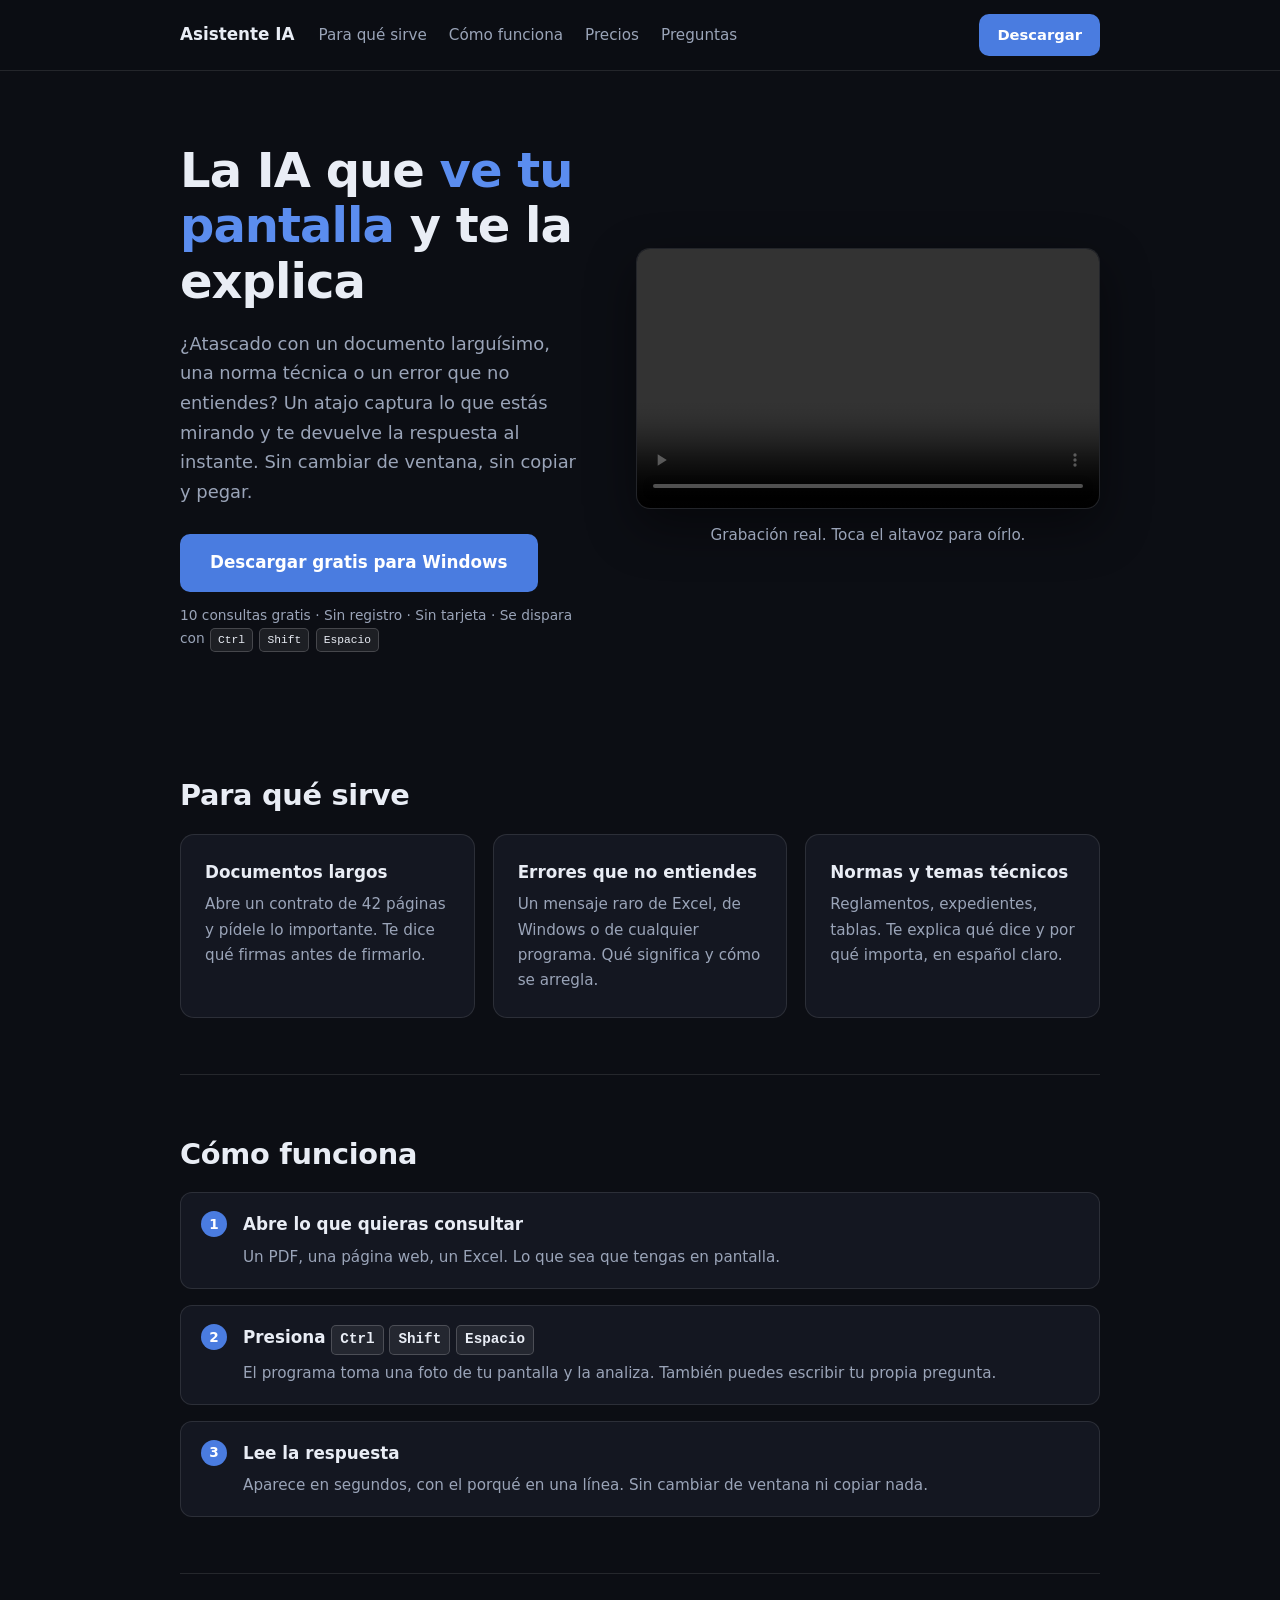
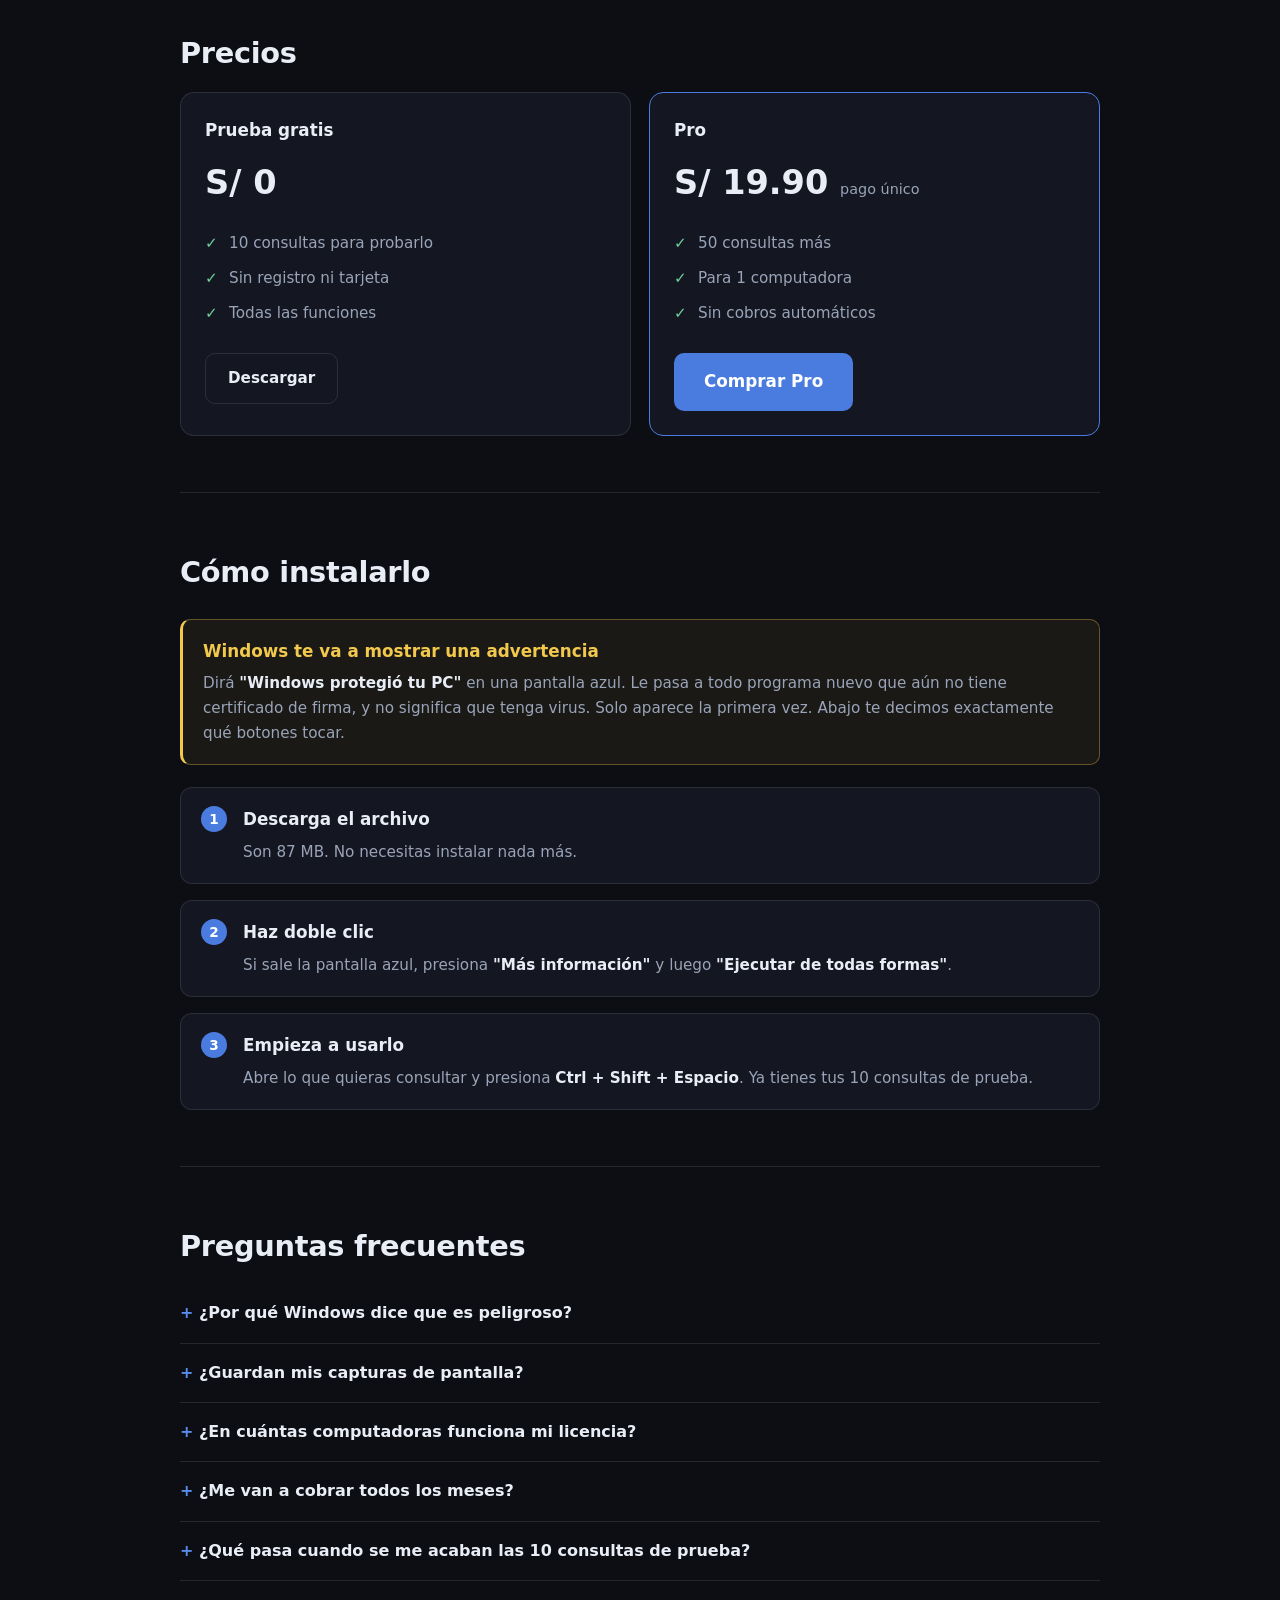
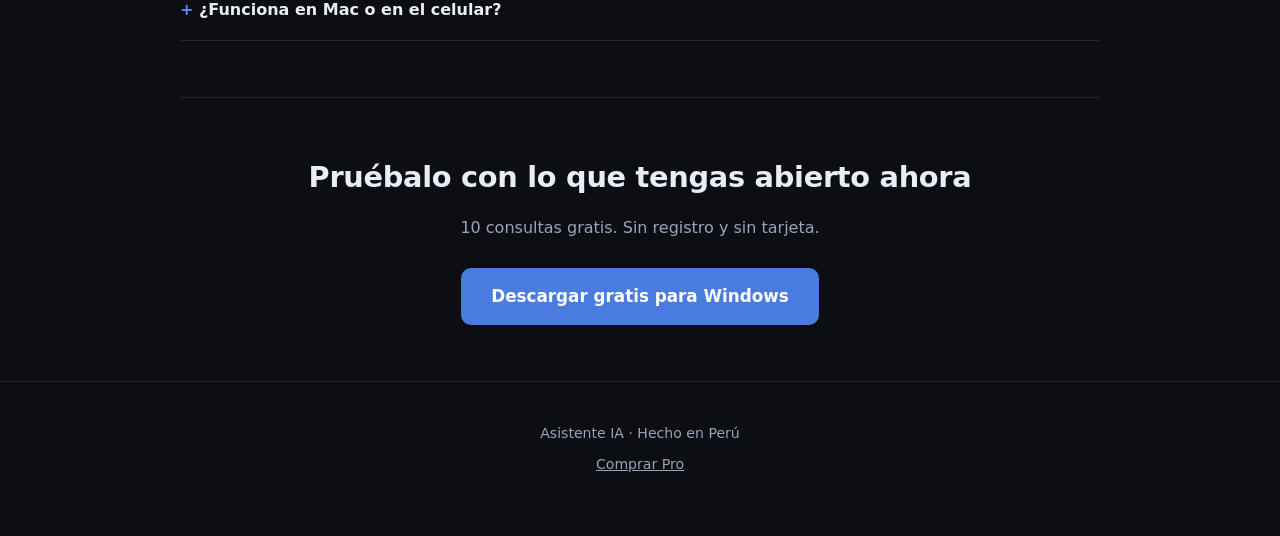
<file: index.html>
<!doctype html>
<html lang="es">
<head>
<meta charset="utf-8" />
<meta name="viewport" content="width=device-width, initial-scale=1" />
<title>Asistente IA — mira tu pantalla y te la explica</title>
<meta name="description" content="Presiona una tecla y la IA lee tu pantalla: resume documentos, explica errores y responde tus dudas. 10 consultas gratis para probarlo." />
<link rel="stylesheet" href="estilos.css" />
</head>
<body>

<nav class="barra-nav">
  <div class="contenedor nav-fila">
    <a class="marca" href="#">Asistente IA</a>
    <div class="nav-enlaces">
      <a href="#usos">Para qué sirve</a>
      <a href="#pasos">Cómo funciona</a>
      <a href="#precios">Precios</a>
      <a href="#preguntas">Preguntas</a>
    </div>
    <a class="boton compacto" href="gracias.html">Descargar</a>
  </div>
</nav>

<header class="heroe contenedor">
  <div class="heroe-texto">
    <h1>La IA que <span class="resalte">ve tu pantalla</span> y te la explica</h1>
    <p class="grande">
      ¿Atascado con un documento larguísimo, una norma técnica o un error que no entiendes?
      Un atajo captura lo que estás mirando y te devuelve la respuesta al instante.
      Sin cambiar de ventana, sin copiar y pegar.
    </p>

    <div class="heroe-botones">
      <a class="boton" href="gracias.html">Descargar gratis para Windows</a>
    </div>

    <p class="nota">
      10 consultas gratis · Sin registro · Sin tarjeta · Se dispara con
      <kbd>Ctrl</kbd> <kbd>Shift</kbd> <kbd>Espacio</kbd>
    </p>
  </div>

  <div class="heroe-visual">
    <video class="demo-video" src="demo-real.mp4" autoplay muted loop playsinline controls
           preload="metadata" aria-label="Demostración de Asistente IA"></video>
    <p class="demo-pie">Grabación real. Toca el altavoz para oírlo.</p>
  </div>
</header>

<section class="contenedor" id="usos">
  <h2>Para qué sirve</h2>
  <div class="rejilla">
    <div class="tarjeta">
      <h3>Documentos largos</h3>
      <p>Abre un contrato de 42 páginas y pídele lo importante. Te dice qué firmas antes de firmarlo.</p>
    </div>
    <div class="tarjeta">
      <h3>Errores que no entiendes</h3>
      <p>Un mensaje raro de Excel, de Windows o de cualquier programa. Qué significa y cómo se arregla.</p>
    </div>
    <div class="tarjeta">
      <h3>Normas y temas técnicos</h3>
      <p>Reglamentos, expedientes, tablas. Te explica qué dice y por qué importa, en español claro.</p>
    </div>
  </div>
</section>

<section class="contenedor" id="pasos">
  <h2>Cómo funciona</h2>
  <div class="pasos">
    <div class="paso">
      <h3>Abre lo que quieras consultar</h3>
      <p>Un PDF, una página web, un Excel. Lo que sea que tengas en pantalla.</p>
    </div>
    <div class="paso">
      <h3>Presiona <kbd>Ctrl</kbd> <kbd>Shift</kbd> <kbd>Espacio</kbd></h3>
      <p>El programa toma una foto de tu pantalla y la analiza. También puedes escribir tu propia pregunta.</p>
    </div>
    <div class="paso">
      <h3>Lee la respuesta</h3>
      <p>Aparece en segundos, con el porqué en una línea. Sin cambiar de ventana ni copiar nada.</p>
    </div>
  </div>
</section>

<section class="contenedor" id="precios">
  <h2>Precios</h2>
  <div class="rejilla">
    <div class="tarjeta">
      <h3>Prueba gratis</h3>
      <div class="precio">S/ 0</div>
      <ul class="lista">
        <li>10 consultas para probarlo</li>
        <li>Sin registro ni tarjeta</li>
        <li>Todas las funciones</li>
      </ul>
      <a class="boton secundario" href="gracias.html">Descargar</a>
    </div>
    <div class="tarjeta destacada">
      <h3>Pro</h3>
      <div class="precio">S/ 19.90 <small>pago único</small></div>
      <ul class="lista">
        <li>50 consultas más</li>
        <li>Para 1 computadora</li>
        <li>Sin cobros automáticos</li>
      </ul>
      <a class="boton" href="comprar.html">Comprar Pro</a>
    </div>
  </div>
</section>

<section class="contenedor">
  <h2>Cómo instalarlo</h2>

  <div class="aviso">
    <h3>Windows te va a mostrar una advertencia</h3>
    <p>
      Dirá <strong>"Windows protegió tu PC"</strong> en una pantalla azul. Le pasa a todo
      programa nuevo que aún no tiene certificado de firma, y no significa que tenga virus.
      Solo aparece la primera vez. Abajo te decimos exactamente qué botones tocar.
    </p>
  </div>

  <div class="pasos">
    <div class="paso">
      <h3>Descarga el archivo</h3>
      <p>Son 87 MB. No necesitas instalar nada más.</p>
    </div>
    <div class="paso">
      <h3>Haz doble clic</h3>
      <p>Si sale la pantalla azul, presiona <strong>"Más información"</strong> y luego <strong>"Ejecutar de todas formas"</strong>.</p>
    </div>
    <div class="paso">
      <h3>Empieza a usarlo</h3>
      <p>Abre lo que quieras consultar y presiona <strong>Ctrl + Shift + Espacio</strong>. Ya tienes tus 10 consultas de prueba.</p>
    </div>
  </div>
</section>

<section class="contenedor" id="preguntas">
  <h2>Preguntas frecuentes</h2>

  <details>
    <summary>¿Por qué Windows dice que es peligroso?</summary>
    <p>
      Porque el programa todavía no tiene un certificado de firma digital, que es un trámite
      que cuesta dinero cada año. Windows marca así a todo programa nuevo que no lo tiene,
      sin importar si es seguro. Al presionar "Más información" y "Ejecutar de todas formas"
      se abre normal, y no vuelve a preguntar.
    </p>
  </details>

  <details>
    <summary>¿Guardan mis capturas de pantalla?</summary>
    <p>
      No. La captura se envía para ser analizada y no se guarda en ningún disco. El programa
      tampoco lee tus archivos ni tu historial: solo ve la imagen de la pantalla en el momento
      exacto en que tú presionas el atajo o el botón.
    </p>
  </details>

  <details>
    <summary>¿En cuántas computadoras funciona mi licencia?</summary>
    <p>
      En 1. Si intentas activarla en otra, el sistema la rechaza. Si cambiaste de
      computadora, escríbenos por WhatsApp y la liberamos.
    </p>
  </details>

  <details>
    <summary>¿Me van a cobrar todos los meses?</summary>
    <p>
      No. Es un pago único por 50 consultas. Cuando se te acaben, compras otra licencia
      si quieres. Nunca se cobra nada automáticamente.
    </p>
  </details>

  <details>
    <summary>¿Qué pasa cuando se me acaban las 10 consultas de prueba?</summary>
    <p>
      El programa te avisa arriba, donde siempre ves cuántas te quedan. Las 10 son para probarlo
      una vez y no se renuevan: para seguir usándolo necesitas el plan Pro, que te da 50 más.
    </p>
  </details>

  <details>
    <summary>¿Funciona en Mac o en el celular?</summary>
    <p>Por ahora solo en Windows.</p>
  </details>
</section>

<section class="contenedor cierre-cta">
  <h2>Pruébalo con lo que tengas abierto ahora</h2>
  <p style="margin-bottom:26px">10 consultas gratis. Sin registro y sin tarjeta.</p>
  <a class="boton" href="gracias.html">Descargar gratis para Windows</a>
</section>

<footer>
  <p>Asistente IA · Hecho en Perú</p>
  <p style="margin-top:8px"><a href="comprar.html">Comprar Pro</a></p>
</footer>

</body>
</html>
</file>
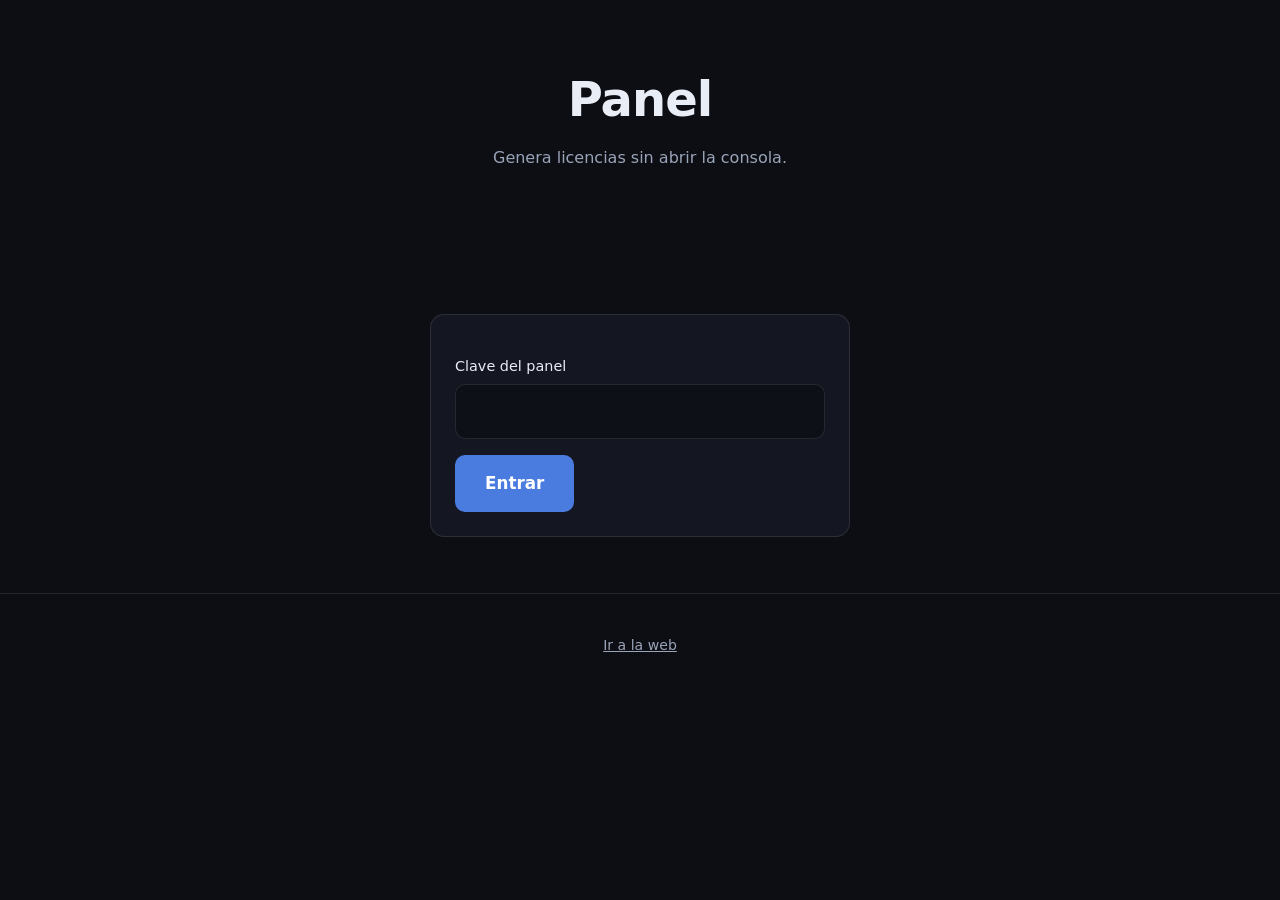
<file: admin.html>
<!doctype html>
<html lang="es">
<head>
<meta charset="utf-8" />
<meta name="viewport" content="width=device-width, initial-scale=1" />
<meta name="robots" content="noindex, nofollow" />
<title>Panel · Asistente IA</title>
<link rel="stylesheet" href="estilos.css" />
<style>
  .fila { display: grid; gap: 14px; grid-template-columns: repeat(auto-fit, minmax(140px, 1fr)); }
  .pedido { margin-bottom: 14px; }
  .dato { font-size: .93rem; color: var(--suave); }
  .dato b { color: var(--texto); }
  .etiqueta { display: inline-block; padding: 2px 10px; border-radius: 20px; font-size: .78rem; font-weight: 600; }
  .etiqueta.pendiente { background: rgba(242,201,76,.15); color: var(--amarillo); }
  .etiqueta.aprobado  { background: rgba(111,207,151,.15); color: var(--verde); }
  .etiqueta.rechazado { background: rgba(255,138,128,.15); color: var(--rojo); }
</style>
</head>
<body>

<header class="encabezado contenedor">
  <h1>Panel</h1>
  <p>Genera licencias sin abrir la consola.</p>
</header>

<!-- ------------------------------ Entrar ------------------------------ -->
<section class="contenedor" id="vistaClave">
  <div class="tarjeta" style="max-width:420px;margin:0 auto">
    <label for="clave">Clave del panel</label>
    <input type="password" id="clave" autocomplete="off" />
    <button class="boton" id="btnEntrar" style="margin-top:16px">Entrar</button>
    <p class="error oculto" id="errorClave"></p>
  </div>
</section>

<!-- ------------------------------ Panel ------------------------------- -->
<div id="vistaPanel" class="oculto">

  <section class="contenedor">
    <h2>Generar licencia</h2>
    <p style="margin-bottom:18px">Cierras la venta por WhatsApp, generas el código aquí y se lo pegas en el chat.</p>

    <div class="tarjeta">
      <label for="contacto">¿Para quién es? (WhatsApp o correo)</label>
      <input type="text" id="contacto" placeholder="999888777" autocomplete="off" />

      <div class="fila" style="margin-top:4px">
        <div>
          <label for="dias">Días</label>
          <input type="text" id="dias" value="30" />
        </div>
        <div>
          <label for="equipos">Computadoras</label>
          <input type="text" id="equipos" value="2" />
        </div>
      </div>

      <button class="boton" id="btnGenerar" style="margin-top:18px">Generar código</button>
      <p class="error oculto" id="errorGenerar"></p>

      <div id="resultado" class="oculto">
        <div class="codigo" id="codigoNuevo"></div>
        <p class="centrado" id="detalleCodigo"></p>
        <button class="boton secundario" id="btnCopiar" style="margin-top:10px">Copiar código</button>
      </div>
    </div>
  </section>

  <section class="contenedor">
    <div style="display:flex;justify-content:space-between;align-items:center;gap:12px;flex-wrap:wrap">
      <h2 style="margin:0">Pedidos desde la web</h2>
      <button class="boton secundario" id="btnRecargar">Actualizar</button>
    </div>
    <p style="margin-top:10px">
      Vacío por ahora: hoy las ventas se cierran por WhatsApp. Esta sección se llena sola
      cuando conectes un método de pago en la web.
    </p>
    <div id="lista" style="margin-top:20px"></div>
  </section>

</div>

<footer><p><a href="index.html">Ir a la web</a></p></footer>

<script>
  const SERVIDOR = 'https://asistente-ia-servidor.saulaguilarventura1.workers.dev';
  const $ = id => document.getElementById(id);
  let clave = localStorage.getItem('claveAdminAsistenteIA') || '';

  const fecha = ms => new Date(ms).toLocaleString('es-PE');

  async function pedir(ruta, cuerpo) {
    const r = await fetch(SERVIDOR + ruta, {
      method: 'POST',
      headers: { 'Content-Type': 'application/json' },
      body: JSON.stringify({ clave, ...cuerpo })
    });
    const d = await r.json();
    if (!r.ok) throw new Error(d.error || 'Error del servidor.');
    return d;
  }

  // ------------------------------ Generar ------------------------------
  $('btnGenerar').addEventListener('click', async () => {
    const contacto = $('contacto').value.trim();
    const error = $('errorGenerar');
    error.classList.add('oculto');

    if (!contacto) {
      error.textContent = 'Escribe a quién es la licencia.';
      error.classList.remove('oculto');
      return;
    }

    $('btnGenerar').disabled = true;
    $('btnGenerar').textContent = 'Generando…';

    try {
      const d = await pedir('/admin/licencia', {
        contacto,
        dias: $('dias').value.trim(),
        equipos: $('equipos').value.trim(),
        maxEquipos: $('equipos').value.trim()
      });

      $('codigoNuevo').textContent = d.codigo;
      $('detalleCodigo').textContent =
        `Plan ${d.plan} · ${d.dias} días · vence el ${new Date(d.expira).toLocaleDateString('es-PE')}`;
      $('resultado').classList.remove('oculto');
      $('contacto').value = '';
    } catch (e) {
      error.textContent = e.message;
      error.classList.remove('oculto');
    }

    $('btnGenerar').disabled = false;
    $('btnGenerar').textContent = 'Generar código';
  });

  $('btnCopiar').addEventListener('click', () => {
    navigator.clipboard.writeText($('codigoNuevo').textContent);
    $('btnCopiar').textContent = 'Copiado';
    setTimeout(() => ($('btnCopiar').textContent = 'Copiar código'), 1500);
  });

  // ------------------------------ Pedidos ------------------------------
  async function cargar() {
    const { pedidos } = await pedir('/admin/pedidos', {});
    const lista = $('lista');
    lista.innerHTML = '';

    if (!pedidos.length) return;

    for (const p of pedidos) {
      const tarjeta = document.createElement('div');
      tarjeta.className = 'tarjeta pedido';
      const acciones = p.estado === 'pendiente'
        ? `<div style="display:flex;gap:10px;flex-wrap:wrap;margin-top:12px">
             <button class="boton" data-aprobar="${p.id}">Aceptar</button>
             <button class="boton secundario" data-rechazar="${p.id}">Rechazar</button>
           </div>`
        : (p.codigo ? `<div class="dato" style="margin-top:8px">Código: <b>${p.codigo}</b></div>` : '');

      tarjeta.innerHTML = `
        <div><span class="etiqueta ${p.estado}">${p.estado}</span></div>
        <div class="dato" style="margin-top:8px">Operación: <b>${p.operacion || '—'}</b></div>
        <div class="dato">Contacto: <b>${p.contacto}</b></div>
        <div class="dato">${fecha(p.creado)}</div>
        ${acciones}`;
      lista.appendChild(tarjeta);
    }
  }

  $('lista').addEventListener('click', async evento => {
    const aprobar = evento.target.dataset.aprobar;
    const rechazar = evento.target.dataset.rechazar;
    if (!aprobar && !rechazar) return;
    if (rechazar && !confirm('¿Rechazar este pedido?')) return;

    evento.target.disabled = true;
    try {
      const d = await pedir(aprobar ? '/admin/aprobar' : '/admin/rechazar', { id: aprobar || rechazar });
      if (d.codigo) alert('Código generado: ' + d.codigo);
    } catch (e) {
      alert(e.message);
    }
    await cargar();
  });

  $('btnRecargar').addEventListener('click', cargar);

  // ------------------------------- Entrar ------------------------------
  async function entrar() {
    await cargar();
    localStorage.setItem('claveAdminAsistenteIA', clave);
    $('vistaClave').classList.add('oculto');
    $('vistaPanel').classList.remove('oculto');
  }

  $('btnEntrar').addEventListener('click', async () => {
    clave = $('clave').value;
    try {
      await entrar();
    } catch (e) {
      $('errorClave').textContent = e.message;
      $('errorClave').classList.remove('oculto');
    }
  });

  $('clave').addEventListener('keydown', e => { if (e.key === 'Enter') $('btnEntrar').click(); });

  if (clave) entrar().catch(() => localStorage.removeItem('claveAdminAsistenteIA'));
</script>

</body>
</html>
</file>
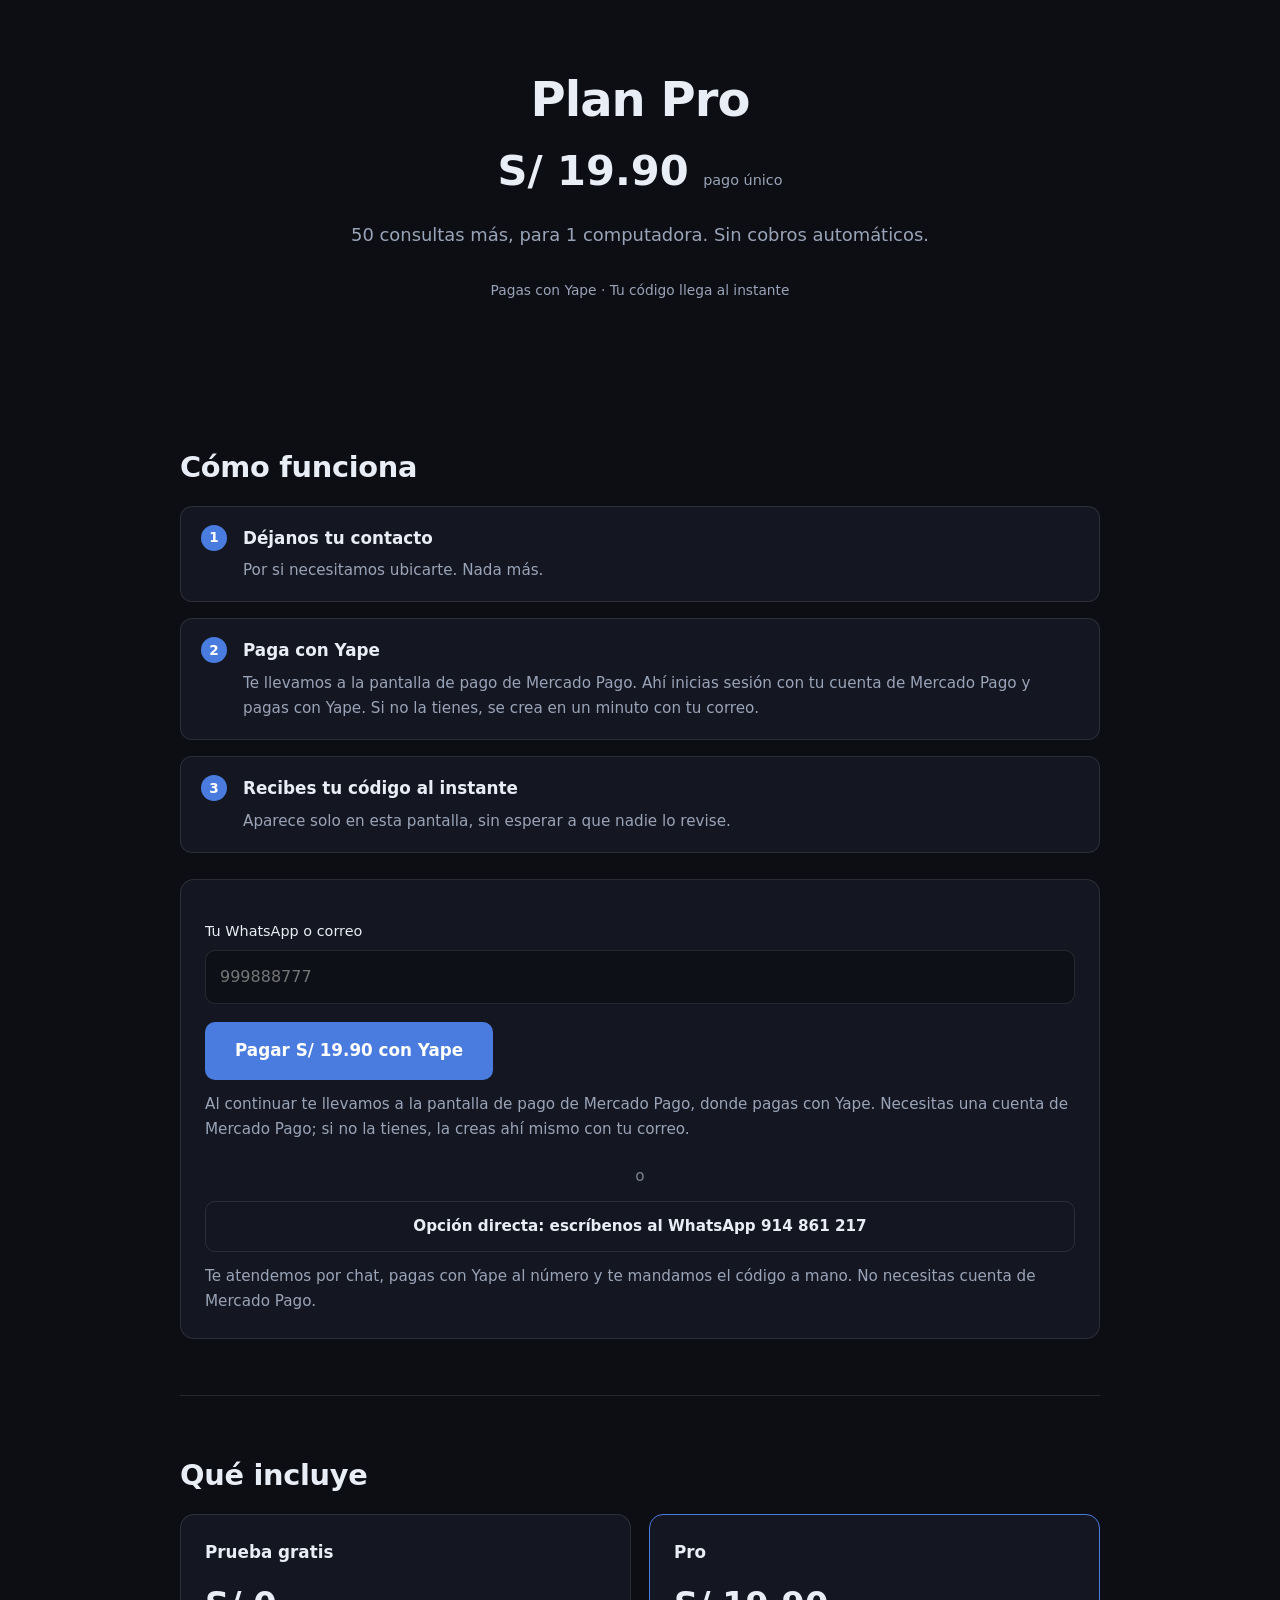
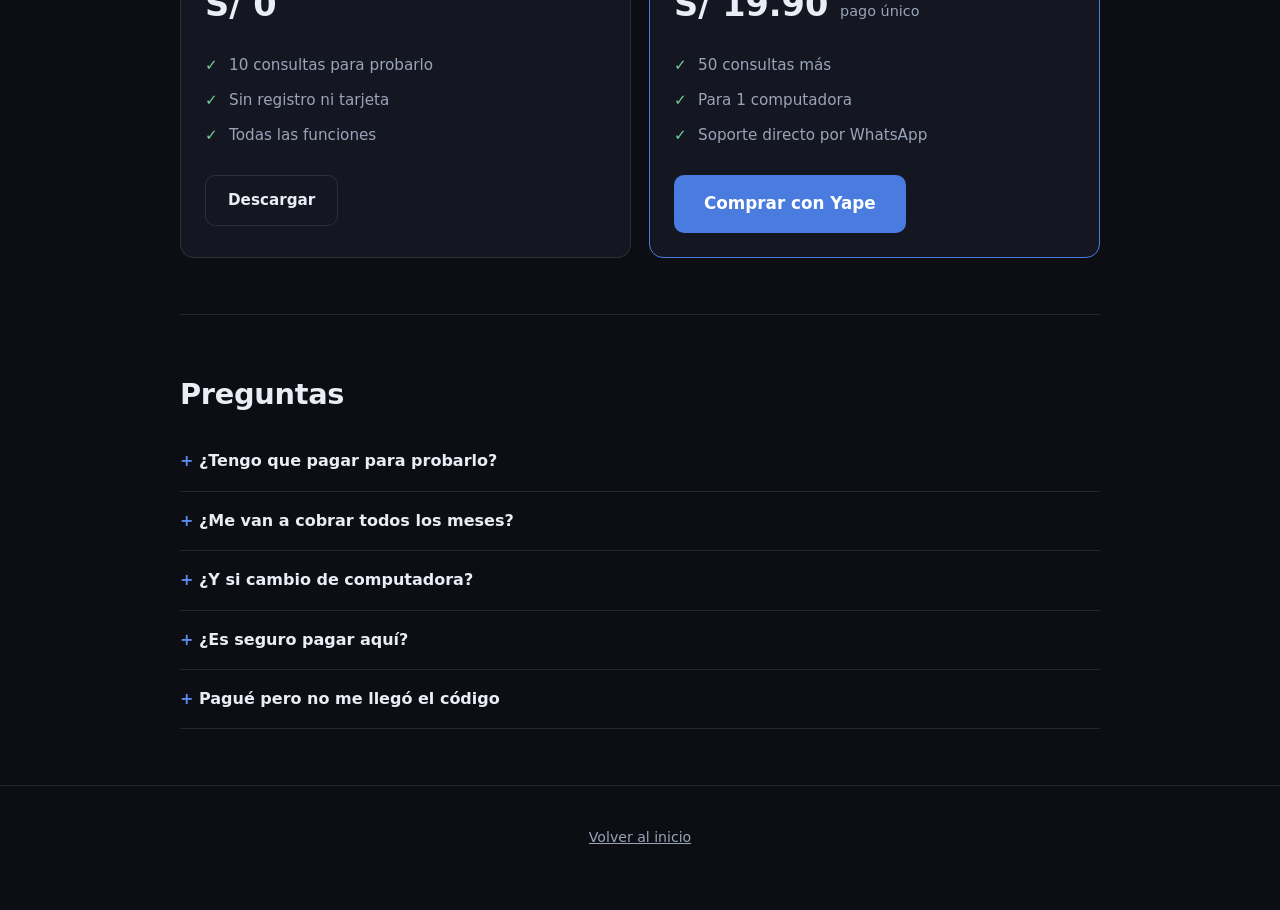
<file: comprar.html>
<!doctype html>
<html lang="es">
<head>
<meta charset="utf-8" />
<meta name="viewport" content="width=device-width, initial-scale=1" />
<title>Comprar Asistente IA Pro</title>
<link rel="stylesheet" href="estilos.css" />
</head>
<body>

<header class="encabezado contenedor">
  <h1>Plan Pro</h1>
  <div class="precio" style="font-size:2.6rem">S/ 19.90 <small>pago único</small></div>
  <p class="grande" style="margin-top:14px">
    50 consultas más, para 1 computadora. Sin cobros automáticos.
  </p>
  <p class="nota">Pagas con Yape · Tu código llega al instante</p>
</header>

<!-- ------------------------- Paso 1: los datos ------------------------ -->
<section class="contenedor" id="vistaPago">
  <h2>Cómo funciona</h2>
  <div class="pasos">
    <div class="paso">
      <h3>Déjanos tu contacto</h3>
      <p>Por si necesitamos ubicarte. Nada más.</p>
    </div>
    <div class="paso">
      <h3>Paga con Yape</h3>
      <p>
        Te llevamos a la pantalla de pago de Mercado Pago. Ahí inicias sesión con tu
        cuenta de Mercado Pago y pagas con Yape. Si no la tienes, se crea en un minuto
        con tu correo.
      </p>
    </div>
    <div class="paso">
      <h3>Recibes tu código al instante</h3>
      <p>Aparece solo en esta pantalla, sin esperar a que nadie lo revise.</p>
    </div>
  </div>

  <div class="tarjeta" style="margin-top:26px">
    <label for="contacto">Tu WhatsApp o correo</label>
    <input type="text" id="contacto" placeholder="999888777" autocomplete="off" />
    <button class="boton" id="btnPagar" style="margin-top:18px">Pagar S/ 19.90 con Yape</button>
    <p class="error oculto" id="errorPago"></p>
    <p class="nota">
      Al continuar te llevamos a la pantalla de pago de Mercado Pago, donde pagas con Yape.
      Necesitas una cuenta de Mercado Pago; si no la tienes, la creas ahí mismo con tu correo.
    </p>
        <p class="nota" style="margin:22px 0 12px;text-align:center;opacity:.75">o</p>

    <a class="boton secundario"
       href="https://wa.me/51914861217?text=Hola%2C%20quiero%20comprar%20Asistente%20IA%20Pro%20por%20S%2F%2019.90"
       target="_blank" rel="noopener"
       style="display:block;text-align:center">Opción directa: escríbenos al WhatsApp 914 861 217</a>
    <p class="nota">
      Te atendemos por chat, pagas con Yape al número y te mandamos el código a mano.
      No necesitas cuenta de Mercado Pago.
    </p>
  </div>
</section>

<!-- ------------------------ Paso 2: esperando ------------------------- -->
<section class="contenedor oculto" id="vistaEspera">
  <div class="tarjeta centrado">
    <h2>Confirmando tu pago…</h2>
    <p>En cuanto Yape confirme, tu código aparece aquí solo. Suele tardar segundos.</p>
    <p style="margin-top:18px"><strong>No cierres esta página.</strong></p>
    <p class="nota" id="avisoEnlace" style="margin-top:22px"></p>
  </div>
</section>

<!-- ------------------------- Paso 3: el código ------------------------ -->
<section class="contenedor oculto" id="vistaCodigo">
  <div class="tarjeta centrado">
    <h2>¡Listo! Tu licencia está activa</h2>
    <p>Este es tu código de activación:</p>
    <div class="codigo" id="codigo"></div>

    <h3 style="margin-top:26px">Cómo activarlo</h3>
    <div class="pasos" style="text-align:left;margin-top:14px">
      <div class="paso"><p>Abre <strong>Asistente IA</strong> en tu computadora.</p></div>
      <div class="paso"><p>Presiona el <strong>engranaje</strong> de la barra de arriba.</p></div>
      <div class="paso"><p>Escribe tu código y dale a <strong>Activar licencia</strong>.</p></div>
    </div>
    <p class="nota" style="margin-top:20px">Guárdalo. Sirve para 1 computadora.</p>
  </div>
</section>

<section class="contenedor">
  <h2>Qué incluye</h2>
  <div class="rejilla">
    <div class="tarjeta">
      <h3>Prueba gratis</h3>
      <div class="precio">S/ 0</div>
      <ul class="lista">
        <li>10 consultas para probarlo</li>
        <li>Sin registro ni tarjeta</li>
        <li>Todas las funciones</li>
      </ul>
      <a class="boton secundario" href="gracias.html">Descargar</a>
    </div>
    <div class="tarjeta destacada">
      <h3>Pro</h3>
      <div class="precio">S/ 19.90 <small>pago único</small></div>
      <ul class="lista">
        <li>50 consultas más</li>
        <li>Para 1 computadora</li>
        <li>Soporte directo por WhatsApp</li>
      </ul>
      <a class="boton" href="#vistaPago">Comprar con Yape</a>
    </div>
  </div>
</section>

<section class="contenedor">
  <h2>Preguntas</h2>

  <details>
    <summary>¿Tengo que pagar para probarlo?</summary>
    <p>
      No. Descárgalo y pruébalo con 10 consultas gratis, sin registro ni tarjeta.
      Son para que veas si te sirve; después decides.
    </p>
  </details>

  <details>
    <summary>¿Me van a cobrar todos los meses?</summary>
    <p>
      No. Es un pago único por 50 consultas. Cuando se te acaben, decides si compras otra
      licencia. Nunca se cobra nada automáticamente.
    </p>
  </details>

  <details>
    <summary>¿Y si cambio de computadora?</summary>
    <p>
      Tu licencia sirve en 1. Si necesitas moverla a otra, escríbenos por WhatsApp y la liberamos.
    </p>
  </details>

  <details>
    <summary>¿Es seguro pagar aquí?</summary>
    <p>
      El pago se hace en la pantalla de <strong>Mercado Pago</strong>, no en esta web.
      Nosotros nunca vemos ni guardamos los datos de tu Yape: solo recibimos el aviso
      de que el pago se aprobó.
    </p>
  </details>

  <details>
    <summary>Pagué pero no me llegó el código</summary>
    <p>
      Vuelve al enlace de tu pedido y espera unos segundos más. Si sigue sin aparecer,
      escríbenos por WhatsApp con tu comprobante y lo resolvemos al momento.
    </p>
  </details>
</section>

<footer>
  <p><a href="index.html">Volver al inicio</a></p>
</footer>

<script>
  const SERVIDOR = 'https://asistente-ia-servidor.saulaguilarventura1.workers.dev';

  const $ = id => document.getElementById(id);
  const ver = id => ['vistaPago', 'vistaEspera', 'vistaCodigo']
    .forEach(v => $(v).classList.toggle('oculto', v !== id));

  // Si vuelve del pago o reabre la página, retomamos su pedido.
  const enUrl = new URLSearchParams(location.search).get('pedido');
  const pedidoActual = enUrl || localStorage.getItem('pedidoAsistenteIA');

  $('btnPagar').addEventListener('click', async () => {
    const contacto = $('contacto').value.trim();
    const error = $('errorPago');
    error.classList.add('oculto');

    if (contacto.length < 6) {
      error.textContent = 'Escribe tu WhatsApp o tu correo.';
      error.classList.remove('oculto');
      return;
    }

    $('btnPagar').disabled = true;
    $('btnPagar').textContent = 'Abriendo el pago…';

    try {
      const r = await fetch(SERVIDOR + '/pedido', {
        method: 'POST',
        headers: { 'Content-Type': 'application/json' },
        body: JSON.stringify({ contacto, plan: 'pro' })
      });
      const d = await r.json();
      if (!r.ok) throw new Error(d.error || 'No se pudo abrir el pago.');

      localStorage.setItem('pedidoAsistenteIA', d.id);
      location.href = d.pago;
    } catch (e) {
      error.textContent = e.message;
      error.classList.remove('oculto');
      $('btnPagar').disabled = false;
      $('btnPagar').textContent = 'Pagar S/ 19.90 con Yape';
    }
  });

  function esperar(id) {
    ver('vistaEspera');
    $('avisoEnlace').textContent =
      'Si cierras la página, vuelve a: ' + location.origin + location.pathname + '?pedido=' + id;
    consultar(id);
    setInterval(() => consultar(id), 4000);
  }

  async function consultar(id) {
    try {
      const r = await fetch(SERVIDOR + '/pedido/' + id);
      if (!r.ok) return;
      const d = await r.json();
      if (d.estado === 'aprobado' && d.codigo) {
        $('codigo').textContent = d.codigo;
        ver('vistaCodigo');
      }
    } catch { /* sin conexión: reintenta en el siguiente ciclo */ }
  }

  if (pedidoActual) esperar(pedidoActual);
</script>

</body>
</html>
</file>
<file: estilos.css>
/* Misma paleta que el programa, para que la web y la app se vean de la misma
   familia. */
:root {
  --fondo: #0c0e14;
  --panel: #141721;
  --borde: rgba(255, 255, 255, 0.10);
  --texto: #e9edf5;
  --suave: #9aa4b8;
  --azul: #4a7ce0;
  --azul-claro: #5b8def;
  --verde: #6fcf97;
  --rojo: #ff8a80;
  --amarillo: #f2c94c;
}

* { box-sizing: border-box; margin: 0; padding: 0; }

body {
  font-family: "Segoe UI", system-ui, -apple-system, sans-serif;
  background: var(--fondo);
  color: var(--texto);
  line-height: 1.65;
  -webkit-font-smoothing: antialiased;
}

.contenedor { width: min(920px, 92vw); margin: 0 auto; }

/* ------------------------------ Tipografía ------------------------------ */
h1 { font-size: clamp(1.9rem, 5vw, 3rem); line-height: 1.15; letter-spacing: -0.02em; }
h2 { font-size: clamp(1.3rem, 3.5vw, 1.8rem); margin-bottom: 14px; letter-spacing: -0.01em; }
h3 { font-size: 1.05rem; margin-bottom: 6px; }
p  { color: var(--suave); }
strong { color: var(--texto); }

.grande { font-size: 1.12rem; }

/* ------------------------------- Secciones ------------------------------ */
section { padding: 56px 0; border-top: 1px solid var(--borde); }
section:first-of-type { border-top: 0; }

.encabezado { padding: 72px 0 56px; text-align: center; }
.encabezado p { max-width: 620px; margin: 18px auto 30px; }

/* ------------------------------ Barra de nav ---------------------------- */
.barra-nav {
  position: sticky;
  top: 0;
  z-index: 10;
  background: rgba(12, 14, 20, .88);
  backdrop-filter: blur(10px);
  border-bottom: 1px solid var(--borde);
}
.nav-fila {
  display: flex;
  align-items: center;
  gap: 24px;
  padding: 14px 0;
}
.marca { font-weight: 700; font-size: 1.05rem; color: var(--texto); text-decoration: none; }
.nav-enlaces { display: flex; gap: 22px; flex: 1; }
.nav-enlaces a {
  color: var(--suave);
  text-decoration: none;
  font-size: .95rem;
}
.nav-enlaces a:hover { color: var(--texto); }

.boton.compacto { padding: 9px 18px; font-size: .92rem; }

/* --------------------------------- Héroe -------------------------------- */
.heroe {
  display: grid;
  grid-template-columns: 1fr 1.15fr;
  gap: 52px;
  align-items: center;
  padding: 72px 0 64px;
}
.heroe h1 { margin-bottom: 20px; }
.heroe .grande { margin-bottom: 28px; }
.heroe-botones { display: flex; gap: 12px; flex-wrap: wrap; }
.resalte { color: var(--azul-claro); }

.heroe .nota kbd {
  display: inline-block;
  padding: 2px 7px;
  margin: 0 1px;
  border: 1px solid rgba(255, 255, 255, .18);
  border-radius: 5px;
  background: rgba(255, 255, 255, .07);
  font-family: Consolas, monospace;
  font-size: .82em;
  color: var(--texto);
}

.paso kbd {
  display: inline-block;
  padding: 2px 8px;
  border: 1px solid rgba(255, 255, 255, .18);
  border-radius: 5px;
  background: rgba(255, 255, 255, .07);
  font-family: Consolas, monospace;
  font-size: .85em;
}

.cierre-cta { text-align: center; }

@media (max-width: 820px) {
  .heroe { grid-template-columns: 1fr; gap: 34px; padding: 44px 0; }
  .nav-enlaces { display: none; }
  .nav-fila { justify-content: space-between; }
}

/* -------------------------------- Botones ------------------------------- */
.boton {
  display: inline-block;
  padding: 15px 30px;
  border: 0;
  border-radius: 10px;
  background: var(--azul);
  color: #fff;
  font: inherit;
  font-size: 1.05rem;
  font-weight: 600;
  text-decoration: none;
  cursor: pointer;
  transition: background 0.15s;
}
.boton:hover { background: var(--azul-claro); }
.boton:disabled { background: #39415a; color: #7e879b; cursor: default; }

.boton.secundario {
  background: transparent;
  border: 1px solid var(--borde);
  color: var(--texto);
  font-size: 0.95rem;
  padding: 12px 22px;
}
.boton.secundario:hover { background: rgba(255, 255, 255, 0.06); }

.nota { font-size: 0.86rem; color: var(--suave); margin-top: 12px; }

/* -------------------------------- Tarjetas ------------------------------ */
.rejilla { display: grid; gap: 18px; grid-template-columns: repeat(auto-fit, minmax(250px, 1fr)); }

.tarjeta {
  padding: 24px;
  border: 1px solid var(--borde);
  border-radius: 14px;
  background: var(--panel);
}
.tarjeta p { font-size: 0.95rem; }

.tarjeta.destacada { border-color: var(--azul); }

/* --------------------------------- Planes ------------------------------- */
.precio { font-size: 2.1rem; font-weight: 700; margin: 10px 0 4px; }
.precio small { font-size: 0.9rem; font-weight: 400; color: var(--suave); }

.lista { list-style: none; margin: 16px 0 22px; }
.lista li { padding: 5px 0 5px 24px; position: relative; color: var(--suave); font-size: 0.95rem; }
.lista li::before { content: '✓'; position: absolute; left: 0; color: var(--verde); }

/* --------------------------------- Pasos -------------------------------- */
.pasos { counter-reset: paso; display: grid; gap: 16px; }
.paso {
  counter-increment: paso;
  position: relative;
  padding: 18px 20px 18px 62px;
  border: 1px solid var(--borde);
  border-radius: 12px;
  background: var(--panel);
}
.paso::before {
  content: counter(paso);
  position: absolute; left: 20px; top: 18px;
  width: 26px; height: 26px;
  display: grid; place-items: center;
  border-radius: 50%;
  background: var(--azul);
  font-size: 0.85rem; font-weight: 700; color: #fff;
}
.paso p { font-size: 0.95rem; }

/* --------------------------------- Aviso -------------------------------- */
.aviso {
  padding: 18px 20px;
  border: 1px solid rgba(242, 201, 76, 0.35);
  border-left: 3px solid var(--amarillo);
  border-radius: 10px;
  background: rgba(242, 201, 76, 0.06);
  margin: 22px 0;
}
.aviso h3 { color: var(--amarillo); }
.aviso p { font-size: 0.95rem; }

/* ------------------------------ Formularios ----------------------------- */
label { display: block; font-size: 0.9rem; margin: 16px 0 6px; color: var(--texto); }

input[type="text"], input[type="password"] {
  width: 100%;
  padding: 13px 14px;
  border: 1px solid var(--borde);
  border-radius: 10px;
  background: rgba(0, 0, 0, 0.3);
  color: var(--texto);
  font: inherit;
  font-size: 1rem;
}
input:focus { outline: none; border-color: var(--azul-claro); }

.error { color: var(--rojo); font-size: 0.92rem; margin-top: 12px; }
.exito { color: var(--verde); font-size: 0.92rem; margin-top: 12px; }

/* ------------------------------- Preguntas ------------------------------ */
details {
  border-bottom: 1px solid var(--borde);
  padding: 16px 0;
}
summary { cursor: pointer; font-weight: 600; list-style: none; }
summary::-webkit-details-marker { display: none; }
summary::before { content: '+ '; color: var(--azul-claro); font-weight: 700; }
details[open] summary::before { content: '– '; }
details p { margin-top: 10px; font-size: 0.95rem; }

/* -------------------------------- Código -------------------------------- */
.codigo {
  font-family: "Consolas", "JetBrains Mono", monospace;
  font-size: clamp(1.4rem, 5vw, 2.1rem);
  font-weight: 700;
  letter-spacing: 0.12em;
  color: var(--verde);
  padding: 20px;
  border: 1px dashed var(--verde);
  border-radius: 12px;
  background: rgba(111, 207, 151, 0.07);
  text-align: center;
  margin: 20px 0;
  user-select: all;
}

/* --------------------------------- Demo --------------------------------- */
.demo-video {
  display: block;
  width: 100%;
  aspect-ratio: 16 / 9;
  border: 1px solid var(--borde);
  border-radius: 14px;
  background: #0a0c12;
  box-shadow: 0 18px 50px rgba(0, 0, 0, .45);
}

.demo-pantalla {
  position: relative;
  aspect-ratio: 16 / 9;
  border: 1px solid var(--borde);
  border-radius: 14px;
  background: #f4f5f7;
  overflow: hidden;
}

/* El "documento" del fondo: papel claro con las preguntas */
.demo-doc {
  position: absolute;
  inset: 0;
  padding: 5% 7%;
  color: #1b1f2a;
  font-size: clamp(9px, 1.5vw, 15px);
  line-height: 1.75;
  opacity: 0;
  transition: opacity .4s;
}
.demo-doc.visible { opacity: 1; }
.demo-doc b { display: block; margin-bottom: .5em; }
.demo-doc span { display: block; color: #4a5163; }

/* El atajo de teclado que aparece al centro */
.demo-atajo {
  position: absolute;
  left: 50%; top: 50%;
  transform: translate(-50%, -50%) scale(.85);
  display: flex; align-items: center; gap: 8px;
  padding: 14px 20px;
  border-radius: 12px;
  background: rgba(12, 14, 20, .9);
  box-shadow: 0 12px 40px rgba(0, 0, 0, .45);
  opacity: 0;
  transition: opacity .25s, transform .25s;
}
.demo-atajo.visible { opacity: 1; transform: translate(-50%, -50%) scale(1); }
.demo-atajo kbd {
  padding: 6px 10px;
  border: 1px solid rgba(255, 255, 255, .22);
  border-radius: 6px;
  background: rgba(255, 255, 255, .08);
  color: #fff;
  font-size: clamp(9px, 1.3vw, 13px);
  font-family: inherit;
}
.demo-atajo span { color: #7e879b; font-size: 12px; }

/* El panel de la app, igual que el programa real */
.demo-panel {
  position: absolute;
  right: 4%; top: 8%;
  width: 46%;
  border: 1px solid rgba(255, 255, 255, .12);
  border-radius: 12px;
  background: #101219;
  box-shadow: 0 16px 50px rgba(0, 0, 0, .5);
  opacity: 0;
  transform: translateY(10px);
  transition: opacity .3s, transform .3s;
  overflow: hidden;
}
.demo-panel.visible { opacity: 1; transform: translateY(0); }

.demo-barra {
  display: flex; align-items: center; gap: 8px;
  padding: 9px 11px;
  background: rgba(255, 255, 255, .04);
  border-bottom: 1px solid rgba(255, 255, 255, .07);
}
.demo-titulo { font-size: clamp(8px, 1.1vw, 11px); font-weight: 600; color: #e9edf5; white-space: nowrap; }
.demo-contador {
  flex: 1;
  font-size: clamp(7px, .95vw, 10px);
  color: #9aa4b8;
  white-space: nowrap;
  overflow: hidden;
}
.demo-contador.agotado { color: var(--rojo); font-weight: 600; }
.demo-botones { display: flex; gap: 4px; }
.demo-botones i { width: 7px; height: 7px; border-radius: 50%; background: rgba(255, 255, 255, .18); }

.demo-respuesta {
  padding: 14px 13px;
  min-height: 8.5em;
  font-size: clamp(8px, 1.15vw, 12px);
  line-height: 1.65;
  color: #e9edf5;
  white-space: pre-wrap;
}
.demo-respuesta .cursor {
  display: inline-block;
  width: .5em; height: 1em;
  background: var(--azul-claro);
  vertical-align: -2px;
  animation: parpadeo .9s steps(2, start) infinite;
}
@keyframes parpadeo { to { visibility: hidden; } }

.demo-pie {
  margin-top: 14px;
  text-align: center;
  font-size: .95rem;
  color: var(--suave);
  min-height: 1.5em;
  transition: opacity .3s;
}

/* ---------------------------------- Pie --------------------------------- */
footer {
  padding: 40px 0 60px;
  border-top: 1px solid var(--borde);
  text-align: center;
  font-size: 0.88rem;
  color: var(--suave);
}
footer a { color: var(--suave); }

a { color: var(--azul-claro); }

.centrado { text-align: center; }
.oculto { display: none !important; }
</file>
